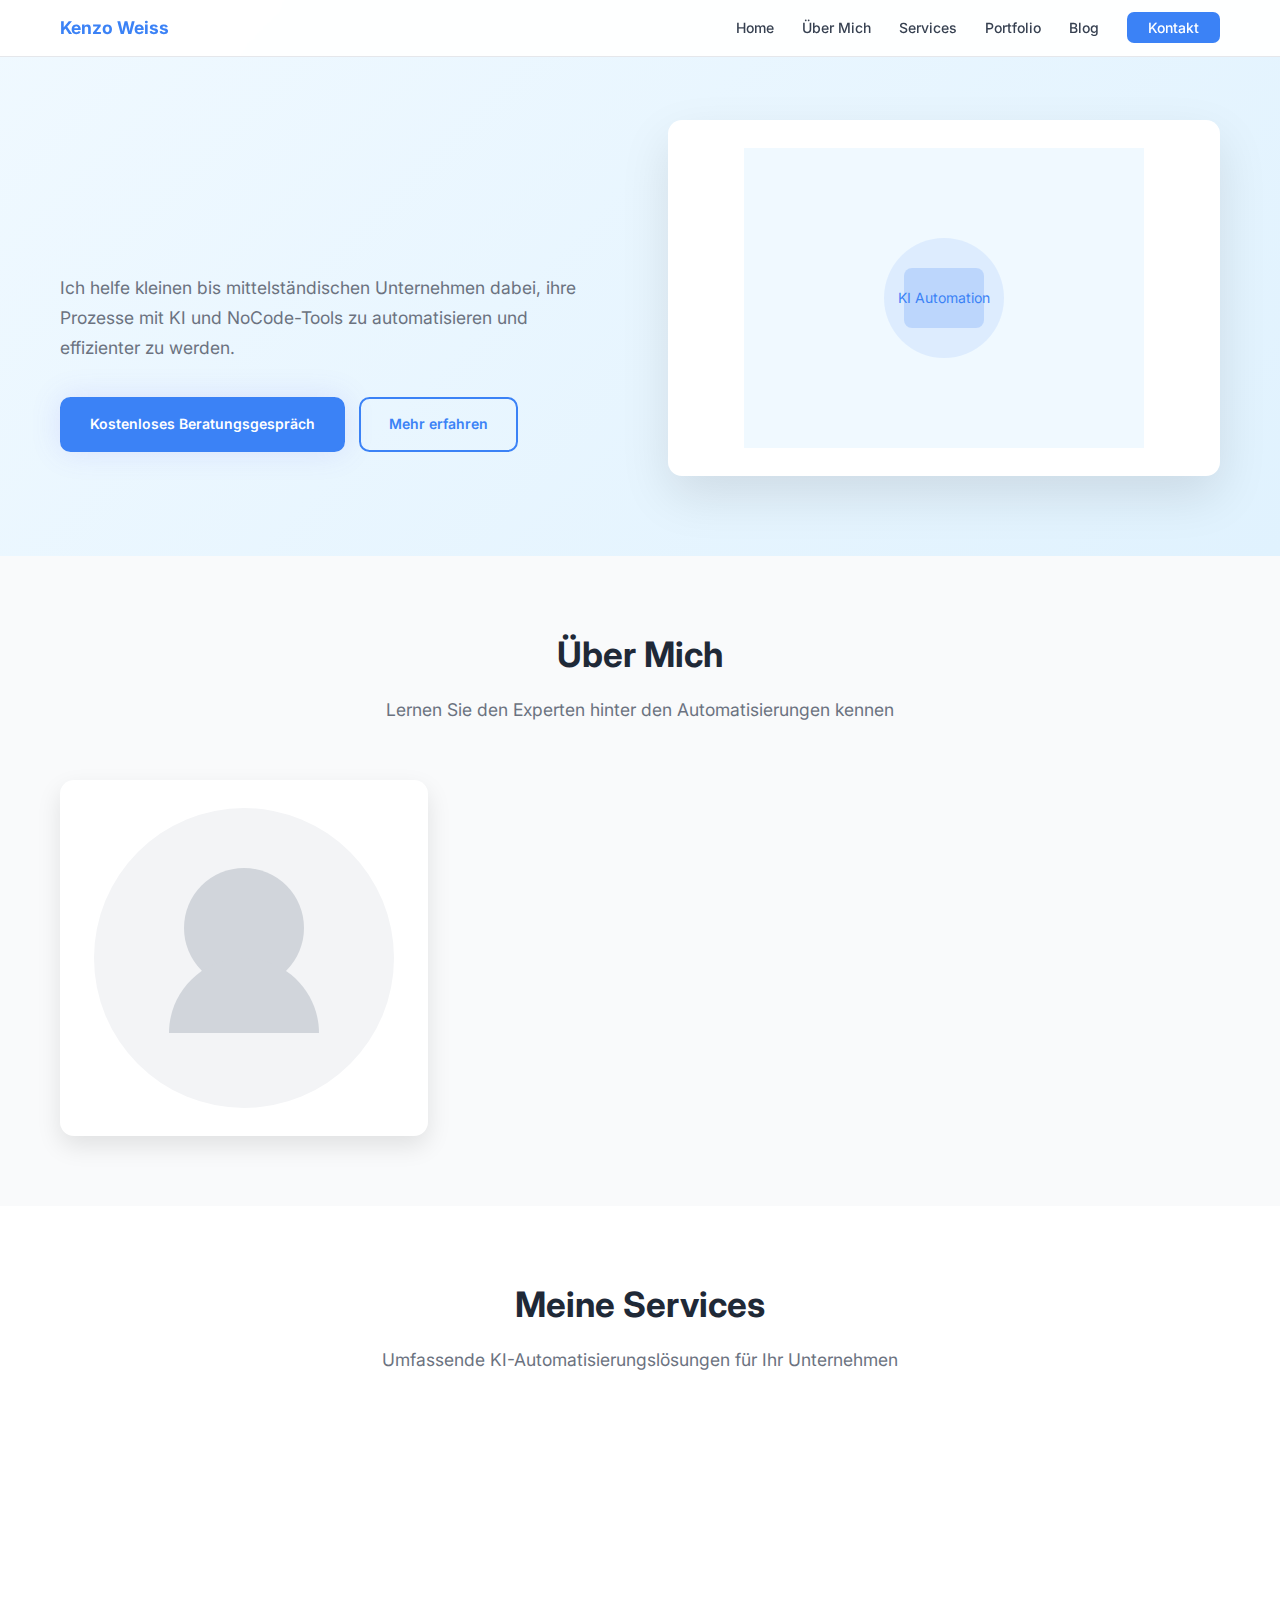
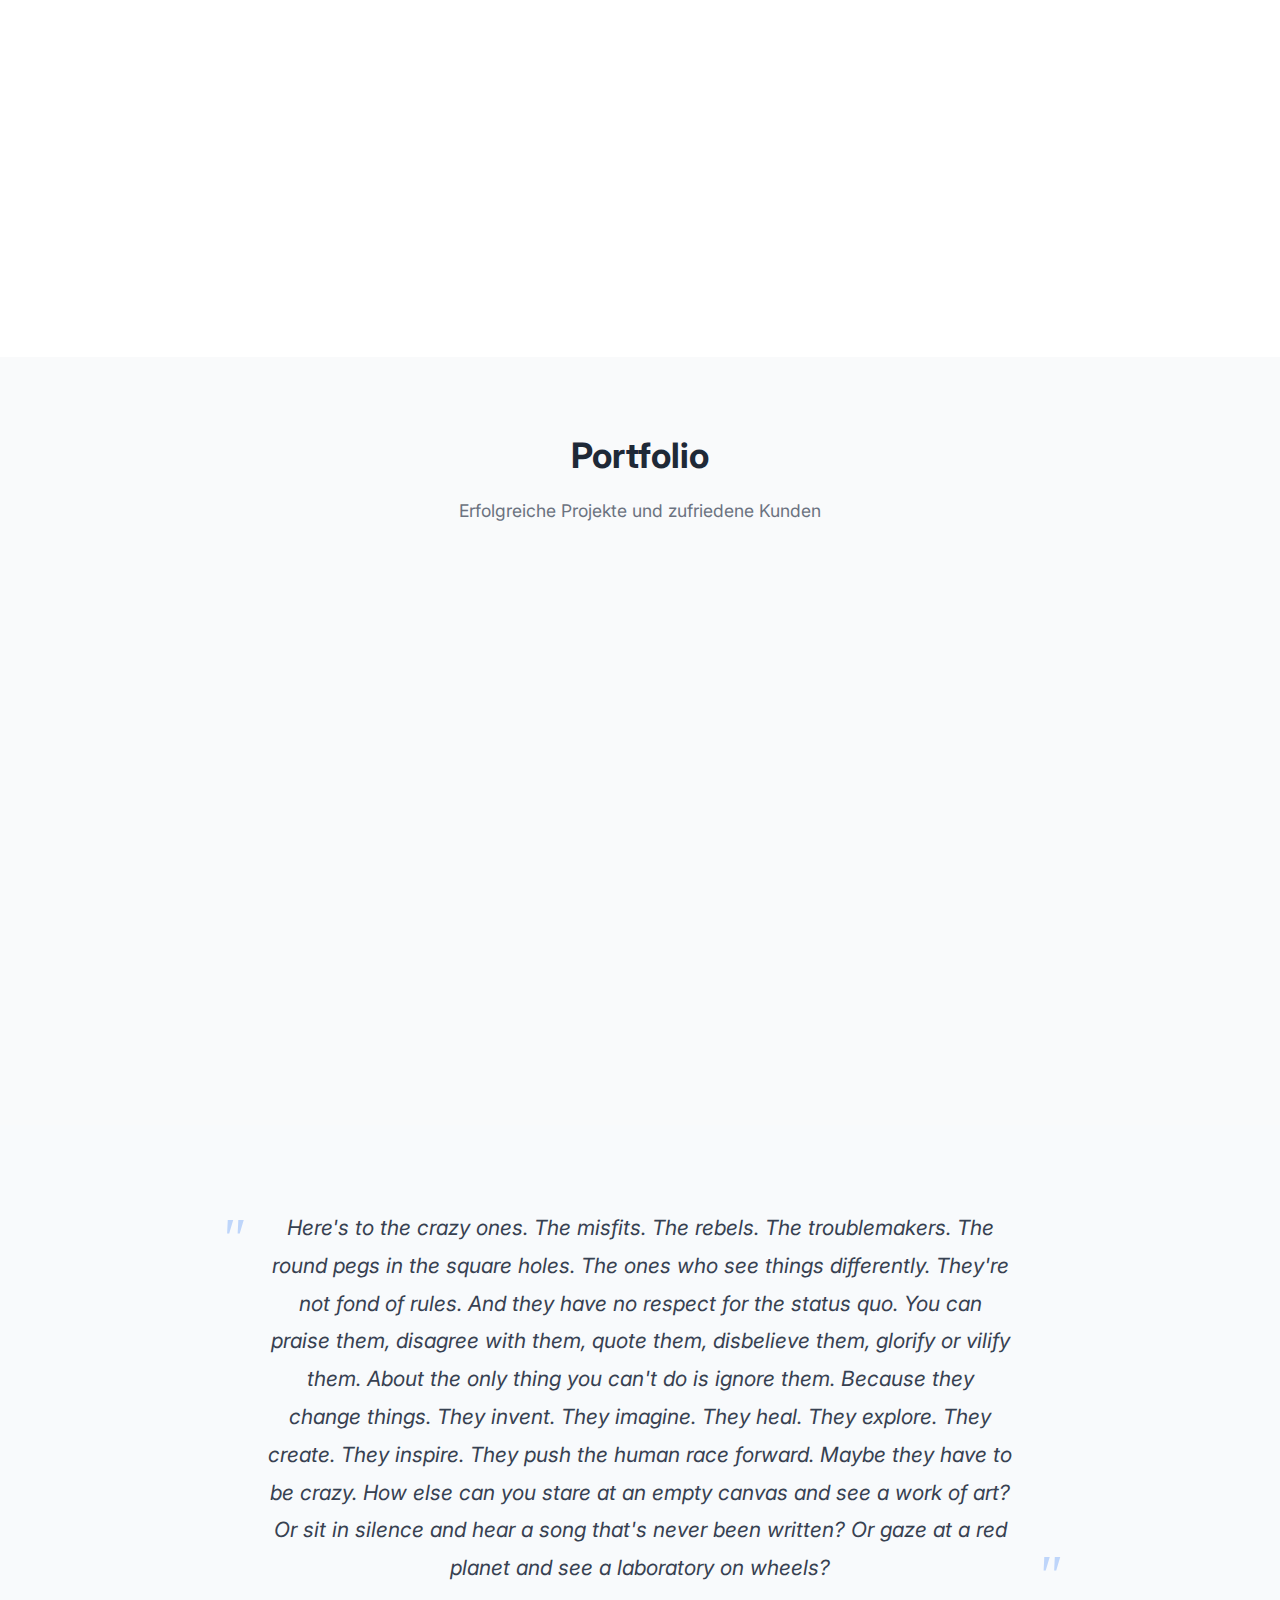
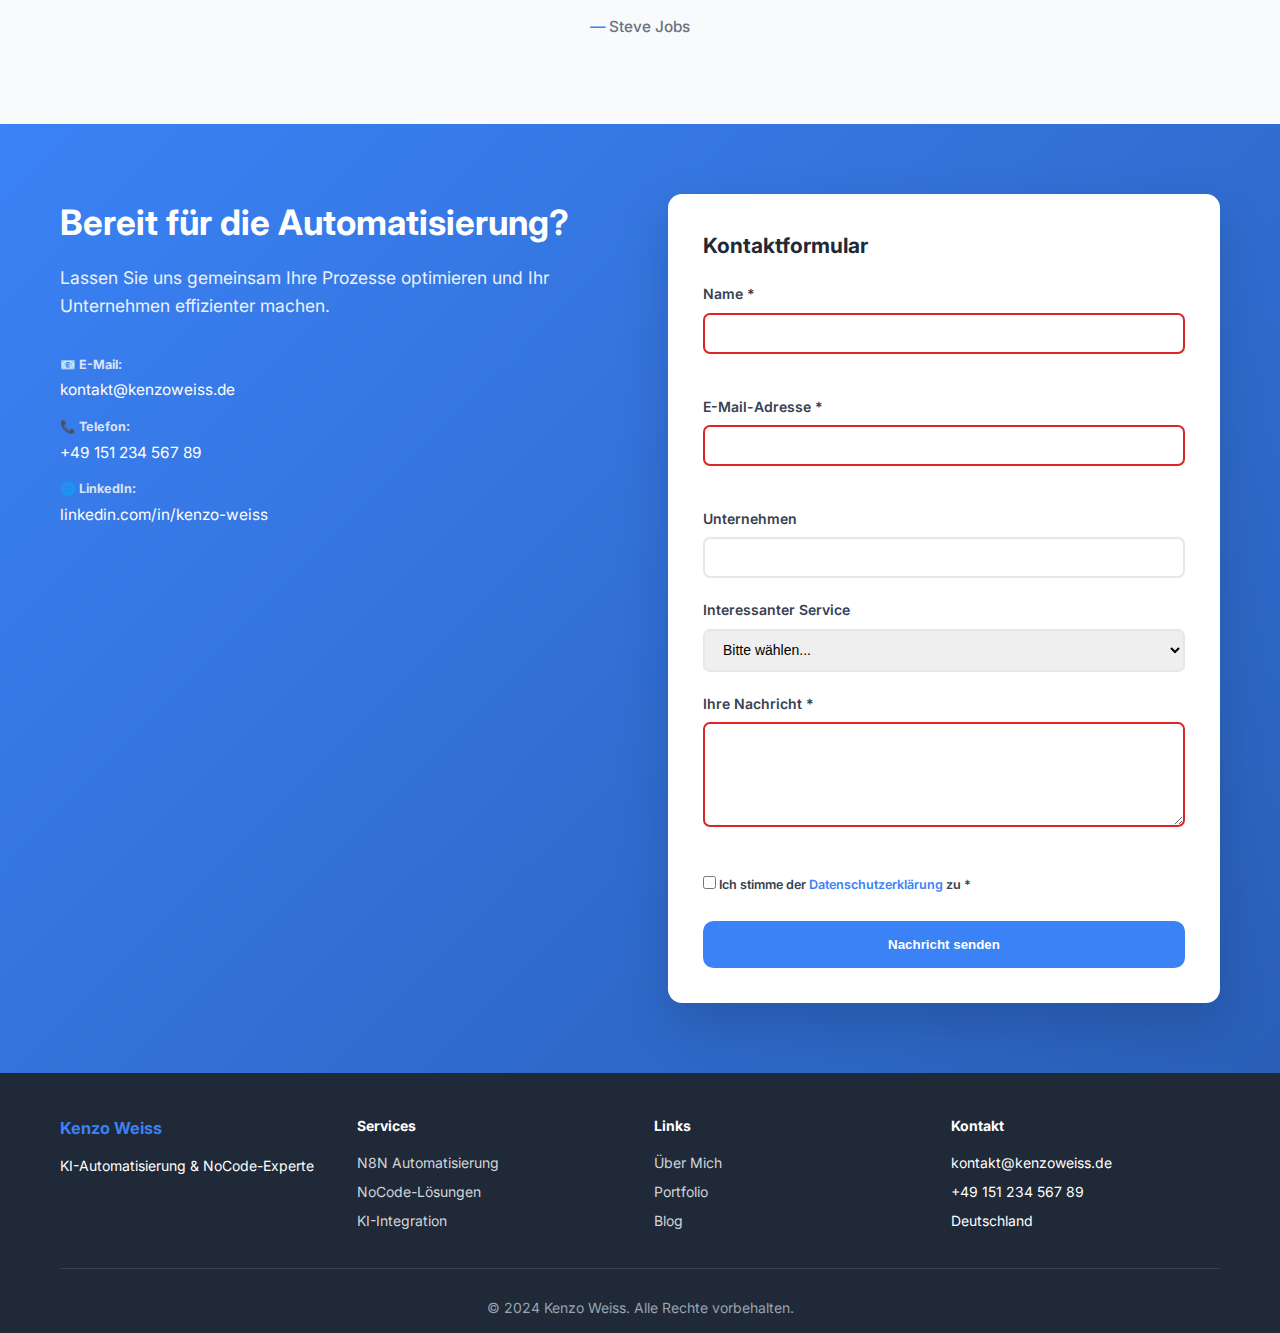
<file: index.html>
<!DOCTYPE html>
<html lang="de">
<head>
    <meta charset="UTF-8">
    <meta name="viewport" content="width=device-width, initial-scale=1.0">
    <title>Kenzo Weiss - KI-Automatisierung & NoCode-Lösungen für Unternehmen</title>
    <meta name="description" content="Experte für KI-Automatisierung & NoCode-Tools. N8N Workflows, ChatGPT Integration & Prozessoptimierung für kleine und mittelständische Unternehmen. Kostenloses Beratungsgespräch.">
    <meta name="keywords" content="KI-Automatisierung, N8N, NoCode, Workflow-Automatisierung, ChatGPT API, Prozessoptimierung, Unternehmen, Deutschland, Bubble, Airtable, Webflow">
    <meta name="author" content="Kenzo Weiss">
    <meta name="robots" content="index, follow">
    <link rel="canonical" href="https://kenzoweiss.de">
    
    <!-- Open Graph / Facebook -->
    <meta property="og:type" content="website">
    <meta property="og:url" content="https://kenzoweiss.de">
    <meta property="og:title" content="Kenzo Weiss - KI-Automatisierung für Unternehmen">
    <meta property="og:description" content="Experte für KI-Automatisierung & NoCode-Tools. N8N Workflows, ChatGPT Integration & Prozessoptimierung für KMU.">
    <meta property="og:image" content="https://kenzoweiss.de/og-image.jpg">
    <meta property="og:locale" content="de_DE">
    
    <!-- Twitter -->
    <meta property="twitter:card" content="summary_large_image">
    <meta property="twitter:url" content="https://kenzoweiss.de">
    <meta property="twitter:title" content="Kenzo Weiss - KI-Automatisierung für Unternehmen">
    <meta property="twitter:description" content="Experte für KI-Automatisierung & NoCode-Tools. N8N Workflows, ChatGPT Integration & Prozessoptimierung für KMU.">
    <meta property="twitter:image" content="https://kenzoweiss.de/og-image.jpg">
    
    <!-- Favicon -->
    <link rel="icon" type="image/svg+xml" href="/favicon.svg">
    <link rel="icon" type="image/x-icon" href="/favicon.ico">
    <link rel="apple-touch-icon" sizes="180x180" href="/favicon.svg">
    <link rel="stylesheet" href="globals.css">
    <link rel="stylesheet" href="styles.css">
    <link href="https://fonts.googleapis.com/css2?family=Inter:wght@300;400;600;700&display=swap" rel="stylesheet">
    
    <!-- Structured Data -->
    <script type="application/ld+json">
    {
        "@context": "https://schema.org",
        "@type": "ProfessionalService",
        "name": "Kenzo Weiss - KI-Automatisierung",
        "description": "Experte für KI-Automatisierung & NoCode-Tools. N8N Workflows, ChatGPT Integration & Prozessoptimierung für kleine und mittelständische Unternehmen.",
        "url": "https://kenzoweiss.de",
        "telephone": "+49-151-234-567-89",
        "email": "kontakt@kenzoweiss.de",
        "address": {
            "@type": "PostalAddress",
            "addressCountry": "DE"
        },
        "founder": {
            "@type": "Person",
            "name": "Kenzo Weiss",
            "jobTitle": "KI-Automatisierung & NoCode-Experte"
        },
        "serviceType": [
            "KI-Automatisierung",
            "NoCode-Lösungen", 
            "N8N Workflow-Automatisierung",
            "ChatGPT API Integration",
            "Prozessoptimierung"
        ],
        "areaServed": "Deutschland",
        "priceRange": "$$"
    }
    </script>
</head>
<body>
    <!-- Navigation -->
    <nav class="navbar" role="navigation" aria-label="Hauptnavigation">
        <div class="nav-container">
            <div class="nav-logo">
                <div class="logo-text">Kenzo Weiss</div>
            </div>
            <ul class="nav-menu" id="nav-menu">
                <li class="nav-item">
                    <a href="#home" class="nav-link">Home</a>
                </li>
                <li class="nav-item">
                    <a href="#about" class="nav-link">Über Mich</a>
                </li>
                <li class="nav-item">
                    <a href="#services" class="nav-link">Services</a>
                </li>
                <li class="nav-item">
                    <a href="#portfolio" class="nav-link">Portfolio</a>
                </li>
                <li class="nav-item">
                    <a href="blog.html" class="nav-link">Blog</a>
                </li>
                <li class="nav-item">
                    <a href="#contact" class="nav-link cta-button">Kontakt</a>
                </li>
            </ul>
            <button class="hamburger" aria-label="Menü öffnen" aria-expanded="false" aria-controls="nav-menu">
                <span class="bar"></span>
                <span class="bar"></span>
                <span class="bar"></span>
            </button>
        </div>
    </nav>

    <!-- Hero Section -->
    <section id="home" class="hero" role="banner" aria-labelledby="hero-title">
        <div class="hero-container">
            <div class="hero-content animate-fade-in">
                <h1 id="hero-title" class="hero-title gradient-text">KI-Automatisierung für Ihr Unternehmen</h1>
                <p class="hero-subtitle">Ich helfe kleinen bis mittelständischen Unternehmen dabei, ihre Prozesse mit KI und NoCode-Tools zu automatisieren und effizienter zu werden.</p>
                <div class="hero-buttons">
                    <a href="#contact" class="btn-primary shadow-glow">Kostenloses Beratungsgespräch</a>
                    <a href="#services" class="btn-secondary">Mehr erfahren</a>
                </div>
            </div>
            <div class="hero-image">
                <div class="hero-placeholder">
                    <svg width="400" height="300" viewBox="0 0 400 300" fill="none" xmlns="http://www.w3.org/2000/svg" role="img" aria-labelledby="hero-svg-title">
                        <title id="hero-svg-title">KI-Automatisierung Illustration</title>
                        <rect width="400" height="300" fill="#f0f9ff"/>
                        <circle cx="200" cy="150" r="60" fill="#3b82f6" opacity="0.1"/>
                        <rect x="160" y="120" width="80" height="60" rx="8" fill="#3b82f6" opacity="0.2"/>
                        <text x="200" y="155" text-anchor="middle" fill="#3b82f6" font-family="Inter" font-size="14">KI Automation</text>
                    </svg>
                </div>
            </div>
        </div>
    </section>

    <!-- About Section -->
    <section id="about" class="about" aria-labelledby="about-heading">
        <div class="container">
            <div class="section-header">
                <h2 id="about-heading">Über Mich</h2>
                <p>Lernen Sie den Experten hinter den Automatisierungen kennen</p>
            </div>
            <div class="about-content">
                <div class="about-image">
                    <div class="image-placeholder">
                        <svg width="300" height="300" viewBox="0 0 300 300" fill="none" xmlns="http://www.w3.org/2000/svg" role="img" aria-labelledby="profile-svg-title">
                            <title id="profile-svg-title">Profilbild Platzhalter von Kenzo Weiss</title>
                            <circle cx="150" cy="150" r="150" fill="#f3f4f6"/>
                            <circle cx="150" cy="120" r="60" fill="#d1d5db"/>
                            <path d="M75 225c0-41.4 33.6-75 75-75s75 33.6 75 75" fill="#d1d5db"/>
                        </svg>
                    </div>
                </div>
                <div class="about-text">
                    <h3>Hallo, ich bin Kenzo Weiss</h3>
                    <p>Als Experte für KI-Automatisierung und NoCode-Lösungen helfe ich Unternehmen dabei, ihre Arbeitsabläufe zu optimieren und Zeit sowie Ressourcen zu sparen.</p>
                    <p>Mit jahrelanger Erfahrung in der Entwicklung von automatisierten Workflows mit N8N und anderen NoCode-Tools bringe ich technische Expertise und praktisches Verständnis für Geschäftsprozesse mit.</p>
                    <div class="about-stats">
                        <div class="stat">
                            <h4>50+</h4>
                            <p>Erfolgreiche Projekte</p>
                        </div>
                        <div class="stat">
                            <h4>95%</h4>
                            <p>Effizienzsteigerung</p>
                        </div>
                        <div class="stat">
                            <h4>100%</h4>
                            <p>Kundenzufriedenheit</p>
                        </div>
                    </div>
                </div>
            </div>
        </div>
    </section>

    <!-- Services Section -->
    <section id="services" class="services">
        <div class="container">
            <div class="section-header">
                <h2>Meine Services</h2>
                <p>Umfassende KI-Automatisierungslösungen für Ihr Unternehmen</p>
            </div>
            <div class="services-grid">
                <div class="service-card animate-slide-up glass-effect">
                    <div class="service-icon">
                        <svg width="48" height="48" viewBox="0 0 48 48" fill="none" xmlns="http://www.w3.org/2000/svg" role="img" aria-labelledby="n8n-icon-title">
                            <title id="n8n-icon-title">N8N Workflow-Automatisierung Icon</title>
                            <rect width="48" height="48" rx="12" fill="#3b82f6" opacity="0.1"/>
                            <path d="M24 12L32 20H28V32H20V20H16L24 12Z" fill="#3b82f6"/>
                        </svg>
                    </div>
                    <h3>N8N Workflow-Automatisierung</h3>
                    <p>Erstelle maßgeschneiderte Workflows mit N8N, um repetitive Aufgaben zu automatisieren und Ihre Produktivität zu steigern.</p>
                    <ul>
                        <li>E-Mail-Automatisierung</li>
                        <li>Datenverarbeitung</li>
                        <li>API-Integrationen</li>
                        <li>Social Media Automation</li>
                    </ul>
                </div>
                <div class="service-card">
                    <div class="service-icon">
                        <svg width="48" height="48" viewBox="0 0 48 48" fill="none" xmlns="http://www.w3.org/2000/svg" role="img" aria-labelledby="nocode-icon-title">
                            <title id="nocode-icon-title">NoCode-Lösungen Icon</title>
                            <rect width="48" height="48" rx="12" fill="#10b981" opacity="0.1"/>
                            <path d="M12 24C12 17.4 17.4 12 24 12C30.6 12 36 17.4 36 24C36 30.6 30.6 36 24 36C17.4 36 12 30.6 12 24ZM24 16C19.6 16 16 19.6 16 24C16 28.4 19.6 32 24 32C28.4 32 32 28.4 32 24C32 19.6 28.4 16 24 16Z" fill="#10b981"/>
                            <circle cx="24" cy="24" r="4" fill="#10b981"/>
                        </svg>
                    </div>
                    <h3>NoCode-Lösungen</h3>
                    <p>Entwicklung von leistungsstarken Anwendungen ohne traditionelle Programmierung mit modernen NoCode-Plattformen.</p>
                    <ul>
                        <li>Web-Apps mit Bubble</li>
                        <li>Datenbanken mit Airtable</li>
                        <li>Formulare mit Typeform</li>
                        <li>Landing Pages mit Webflow</li>
                    </ul>
                </div>
                <div class="service-card">
                    <div class="service-icon">
                        <svg width="48" height="48" viewBox="0 0 48 48" fill="none" xmlns="http://www.w3.org/2000/svg" role="img" aria-labelledby="ai-icon-title">
                            <title id="ai-icon-title">KI-Integration & Beratung Icon</title>
                            <rect width="48" height="48" rx="12" fill="#f59e0b" opacity="0.1"/>
                            <path d="M20 16H28C30.2 16 32 17.8 32 20V28C32 30.2 30.2 32 28 32H20C17.8 32 16 30.2 16 28V20C16 17.8 17.8 16 20 16Z" fill="#f59e0b"/>
                            <path d="M22 20V28M26 20V28M20 22H28M20 26H28" stroke="#f59e0b" stroke-width="2"/>
                        </svg>
                    </div>
                    <h3>KI-Integration & Beratung</h3>
                    <p>Strategische Beratung und Implementierung von KI-Tools zur Optimierung Ihrer Geschäftsprozesse.</p>
                    <ul>
                        <li>ChatGPT API Integration</li>
                        <li>Automatische Texterstellung</li>
                        <li>Datenanalyse mit KI</li>
                        <li>Prozessoptimierung</li>
                    </ul>
                </div>
            </div>
        </div>
    </section>

    <!-- Portfolio Section -->
    <section id="portfolio" class="portfolio">
        <div class="container">
            <div class="section-header">
                <h2>Portfolio</h2>
                <p>Erfolgreiche Projekte und zufriedene Kunden</p>
            </div>
            <div class="portfolio-grid">
                <div class="portfolio-item">
                    <div class="portfolio-image">
                        <div class="image-placeholder">
                            <svg width="100%" height="200" viewBox="0 0 300 200" fill="none" xmlns="http://www.w3.org/2000/svg" role="img" aria-labelledby="ecommerce-project-title">
                                <title id="ecommerce-project-title">E-Commerce Automatisierung Projekt Screenshot</title>
                                <rect width="300" height="200" fill="#f3f4f6"/>
                                <rect x="20" y="20" width="260" height="160" rx="8" fill="#e5e7eb"/>
                                <text x="150" y="105" text-anchor="middle" fill="#6b7280" font-family="Inter">E-Commerce Automation</text>
                            </svg>
                        </div>
                    </div>
                    <div class="portfolio-content">
                        <h3>E-Commerce Automatisierung</h3>
                        <p>Vollständige Automatisierung des Bestellprozesses für einen Online-Shop mit 300% Effizienzsteigerung.</p>
                        <div class="portfolio-tags">
                            <span class="tag">N8N</span>
                            <span class="tag">Shopify</span>
                            <span class="tag">E-Mail</span>
                        </div>
                    </div>
                </div>
                <div class="portfolio-item">
                    <div class="portfolio-image">
                        <div class="image-placeholder">
                            <svg width="100%" height="200" viewBox="0 0 300 200" fill="none" xmlns="http://www.w3.org/2000/svg" role="img" aria-labelledby="crm-project-title">
                                <title id="crm-project-title">CRM-Integration Projekt Screenshot</title>
                                <rect width="300" height="200" fill="#f3f4f6"/>
                                <rect x="20" y="20" width="260" height="160" rx="8" fill="#e5e7eb"/>
                                <text x="150" y="105" text-anchor="middle" fill="#6b7280" font-family="Inter">CRM Integration</text>
                            </svg>
                        </div>
                    </div>
                    <div class="portfolio-content">
                        <h3>CRM-Integration</h3>
                        <p>Nahtlose Integration verschiedener Tools in ein einheitliches CRM-System für bessere Kundenbetreuung.</p>
                        <div class="portfolio-tags">
                            <span class="tag">HubSpot</span>
                            <span class="tag">Zapier</span>
                            <span class="tag">NoCode</span>
                        </div>
                    </div>
                </div>
                <div class="portfolio-item">
                    <div class="portfolio-image">
                        <div class="image-placeholder">
                            <svg width="100%" height="200" viewBox="0 0 300 200" fill="none" xmlns="http://www.w3.org/2000/svg" role="img" aria-labelledby="content-project-title">
                                <title id="content-project-title">Content-Automatisierung Projekt Screenshot</title>
                                <rect width="300" height="200" fill="#f3f4f6"/>
                                <rect x="20" y="20" width="260" height="160" rx="8" fill="#e5e7eb"/>
                                <text x="150" y="105" text-anchor="middle" fill="#6b7280" font-family="Inter">Content Automation</text>
                            </svg>
                        </div>
                    </div>
                    <div class="portfolio-content">
                        <h3>Content-Automatisierung</h3>
                        <p>KI-gestützte Content-Erstellung und automatische Veröffentlichung auf verschiedenen Plattformen.</p>
                        <div class="portfolio-tags">
                            <span class="tag">ChatGPT</span>
                            <span class="tag">Social Media</span>
                            <span class="tag">KI</span>
                        </div>
                    </div>
                </div>
            </div>
        </div>
    </section>

    <!-- Quote Section -->
    <section class="quote-section">
        <div class="quote-container">
            <p class="quote-text">
                Here's to the crazy ones. The misfits. The rebels. The troublemakers. 
                The round pegs in the square holes. The ones who see things differently. 
                They're not fond of rules. And they have no respect for the status quo. 
                You can praise them, disagree with them, quote them, disbelieve them, 
                glorify or vilify them. About the only thing you can't do is ignore them. 
                Because they change things. They invent. They imagine. They heal. 
                They explore. They create. They inspire. They push the human race forward. 
                Maybe they have to be crazy. How else can you stare at an empty canvas and 
                see a work of art? Or sit in silence and hear a song that's never been 
                written? Or gaze at a red planet and see a laboratory on wheels?
            </p>
            <p class="quote-author">Steve Jobs</p>
        </div>
    </section>

    <!-- Contact Section -->
    <section id="contact" class="contact-section">
        <div class="container">
            <div class="contact-content">
                <div class="contact-info-section">
                    <h2>Bereit für die Automatisierung?</h2>
                    <p>Lassen Sie uns gemeinsam Ihre Prozesse optimieren und Ihr Unternehmen effizienter machen.</p>
                    <div class="contact-methods">
                        <div class="contact-method">
                            <strong>📧 E-Mail:</strong>
                            <a href="mailto:kontakt@kenzoweiss.de">kontakt@kenzoweiss.de</a>
                        </div>
                        <div class="contact-method">
                            <strong>📞 Telefon:</strong>
                            <a href="tel:+4915123456789">+49 151 234 567 89</a>
                        </div>
                        <div class="contact-method">
                            <strong>🌐 LinkedIn:</strong>
                            <a href="https://linkedin.com/in/kenzo-weiss" target="_blank" rel="noopener">linkedin.com/in/kenzo-weiss</a>
                        </div>
                    </div>
                </div>
                
                <div class="contact-form-section">
                    <h3>Kontaktformular</h3>
                    <form class="contact-form" id="contactForm" novalidate>
                        <div class="form-group">
                            <label for="name">Name *</label>
                            <input type="text" id="name" name="name" required aria-describedby="name-error">
                            <div class="error-message" id="name-error"></div>
                        </div>
                        
                        <div class="form-group">
                            <label for="email">E-Mail-Adresse *</label>
                            <input type="email" id="email" name="email" required aria-describedby="email-error">
                            <div class="error-message" id="email-error"></div>
                        </div>
                        
                        <div class="form-group">
                            <label for="company">Unternehmen</label>
                            <input type="text" id="company" name="company">
                        </div>
                        
                        <div class="form-group">
                            <label for="service">Interessanter Service</label>
                            <select id="service" name="service">
                                <option value="">Bitte wählen...</option>
                                <option value="n8n">N8N Workflow-Automatisierung</option>
                                <option value="nocode">NoCode-Lösungen</option>
                                <option value="ki">KI-Integration & Beratung</option>
                                <option value="beratung">Allgemeine Beratung</option>
                            </select>
                        </div>
                        
                        <div class="form-group">
                            <label for="message">Ihre Nachricht *</label>
                            <textarea id="message" name="message" rows="5" required aria-describedby="message-error"></textarea>
                            <div class="error-message" id="message-error"></div>
                        </div>
                        
                        <div class="form-group checkbox-group">
                            <label class="checkbox-label">
                                <input type="checkbox" id="privacy" name="privacy" required aria-describedby="privacy-error">
                                <span class="checkmark"></span>
                                Ich stimme der <a href="#" target="_blank">Datenschutzerklärung</a> zu *
                            </label>
                            <div class="error-message" id="privacy-error"></div>
                        </div>
                        
                        <button type="submit" class="btn-primary submit-btn">
                            <span class="btn-text">Nachricht senden</span>
                            <span class="btn-spinner" style="display: none;">Wird gesendet...</span>
                        </button>
                    </form>
                </div>
            </div>
        </div>
    </section>

    <!-- Footer -->
    <footer class="footer">
        <div class="container">
            <div class="footer-content">
                <div class="footer-section">
                    <h3>Kenzo Weiss</h3>
                    <p>KI-Automatisierung & NoCode-Experte</p>
                </div>
                <div class="footer-section">
                    <h4>Services</h4>
                    <ul>
                        <li><a href="#services">N8N Automatisierung</a></li>
                        <li><a href="#services">NoCode-Lösungen</a></li>
                        <li><a href="#services">KI-Integration</a></li>
                    </ul>
                </div>
                <div class="footer-section">
                    <h4>Links</h4>
                    <ul>
                        <li><a href="#about">Über Mich</a></li>
                        <li><a href="#portfolio">Portfolio</a></li>
                        <li><a href="blog.html">Blog</a></li>
                    </ul>
                </div>
                <div class="footer-section">
                    <h4>Kontakt</h4>
                    <ul>
                        <li>kontakt@kenzoweiss.de</li>
                        <li>+49 151 234 567 89</li>
                        <li>Deutschland</li>
                    </ul>
                </div>
            </div>
            <div class="footer-bottom">
                <p>&copy; 2024 Kenzo Weiss. Alle Rechte vorbehalten.</p>
            </div>
        </div>
    </footer>

    <script src="script.js"></script>
</body>
</html>
</file>
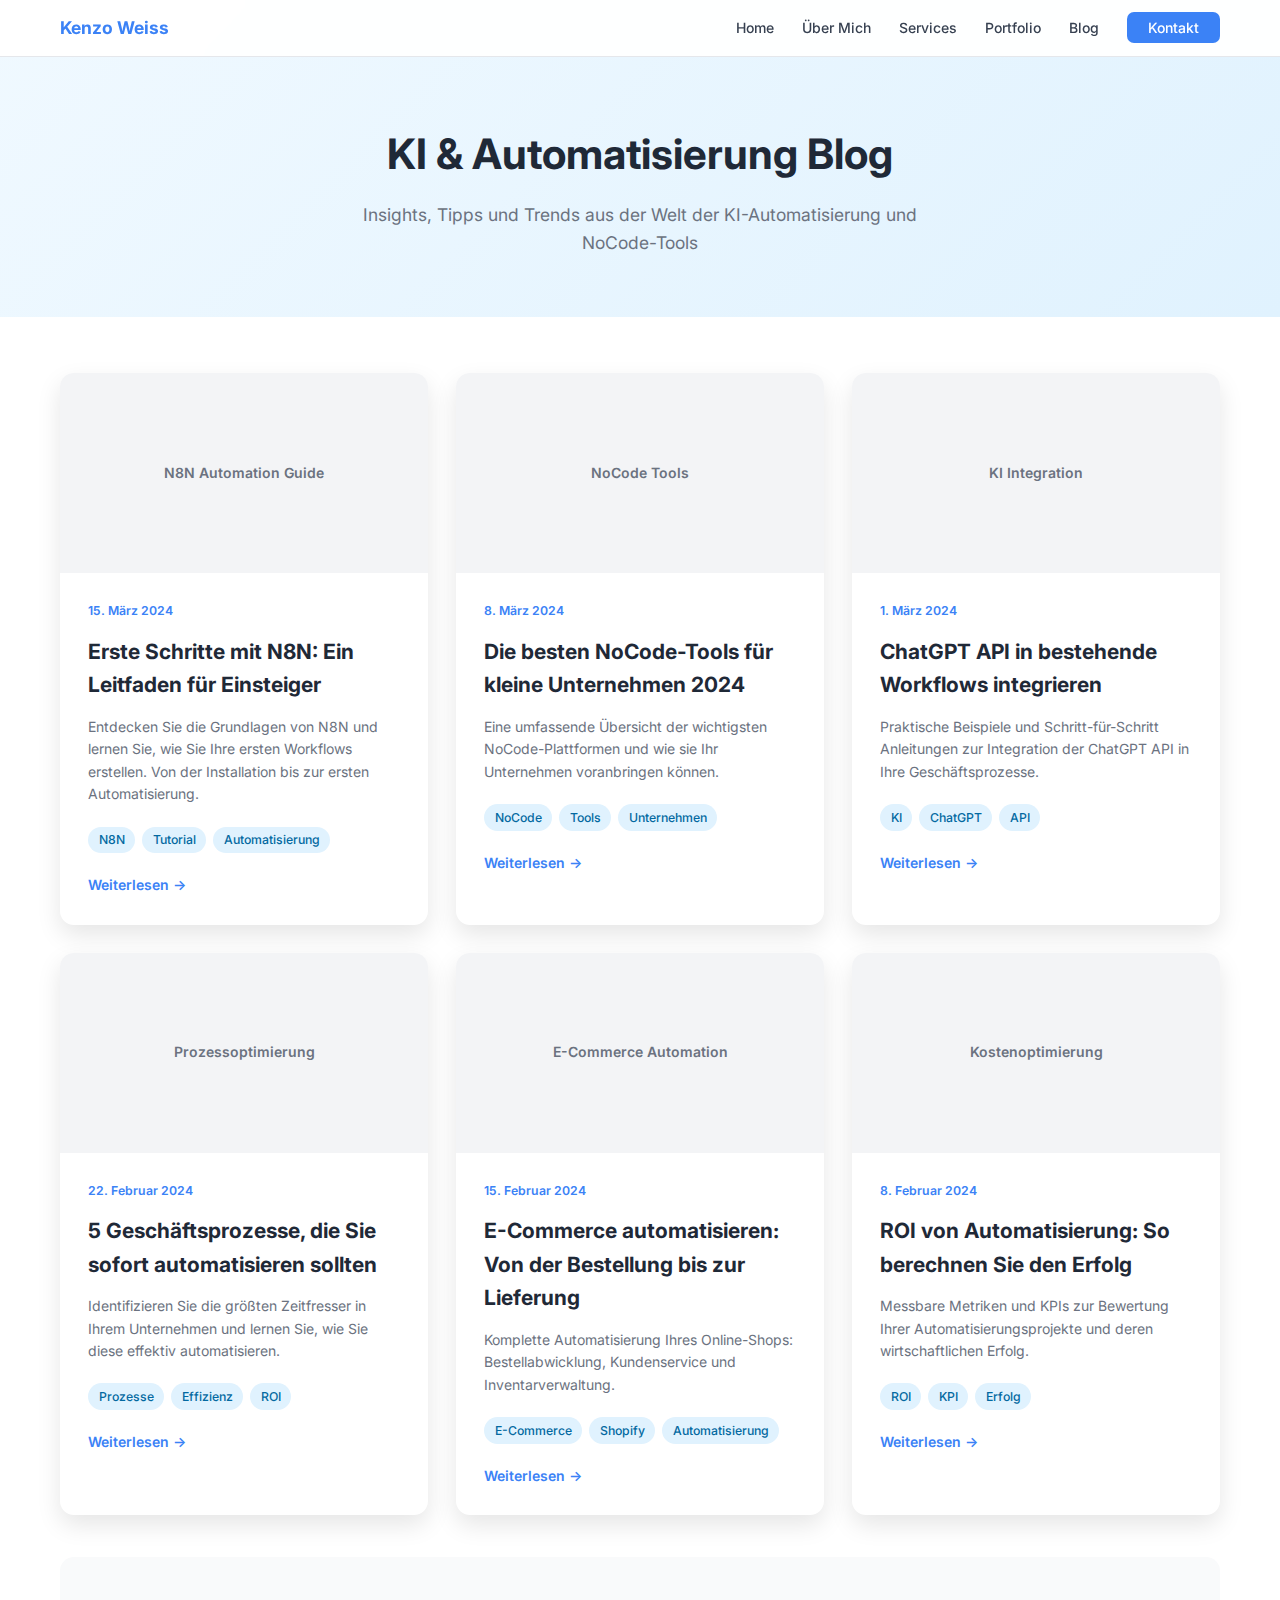
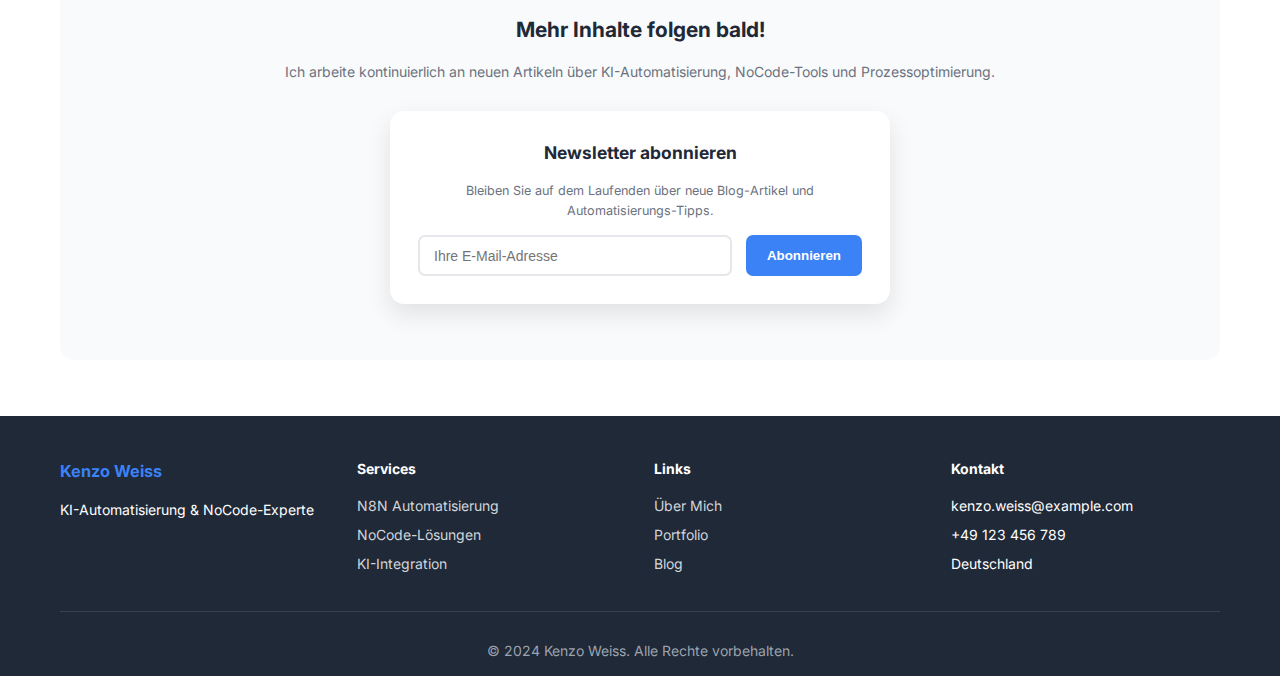
<file: blog.html>
<!DOCTYPE html>
<html lang="de">
<head>
    <meta charset="UTF-8">
    <meta name="viewport" content="width=device-width, initial-scale=1.0">
    <title>Blog - KI-Automatisierung & NoCode Insights | Kenzo Weiss</title>
    <meta name="description" content="Expertenwissen zu KI-Automatisierung, N8N Workflows und NoCode-Tools. Praktische Tipps und Tutorials für Unternehmen von KI-Experte Kenzo Weiss.">
    <meta name="keywords" content="KI-Automatisierung Blog, N8N Tutorial, NoCode Blog, Prozessoptimierung, ChatGPT Integration, Workflow-Automatisierung">
    
    <!-- Favicon -->
    <link rel="icon" type="image/svg+xml" href="/favicon.svg">
    <link rel="icon" type="image/x-icon" href="/favicon.ico">
    <link rel="stylesheet" href="globals.css">
    <link rel="stylesheet" href="styles.css">
    <link href="https://fonts.googleapis.com/css2?family=Inter:wght@300;400;600;700&display=swap" rel="stylesheet">
    <style>
        .blog-header {
            padding: 120px 0 60px;
            background: linear-gradient(135deg, #f0f9ff 0%, #e0f2fe 100%);
            text-align: center;
        }

        .blog-header h1 {
            font-size: 3rem;
            font-weight: 700;
            margin-bottom: 1rem;
            color: #1f2937;
        }

        .blog-header p {
            font-size: 1.25rem;
            color: #6b7280;
            max-width: 600px;
            margin: 0 auto;
        }

        .blog-content {
            padding: 4rem 0;
        }

        .blog-grid {
            display: grid;
            grid-template-columns: repeat(auto-fit, minmax(350px, 1fr));
            gap: 2rem;
            margin-bottom: 3rem;
        }

        .blog-card {
            background: white;
            border-radius: 1rem;
            overflow: hidden;
            box-shadow: 0 10px 25px rgba(0, 0, 0, 0.1);
            transition: transform 0.3s ease, box-shadow 0.3s ease;
        }

        .blog-card:hover {
            transform: translateY(-5px);
            box-shadow: 0 20px 40px rgba(0, 0, 0, 0.15);
        }

        .blog-image {
            height: 200px;
            background: #f3f4f6;
            display: flex;
            align-items: center;
            justify-content: center;
            color: #6b7280;
            font-weight: 600;
        }

        .blog-card-content {
            padding: 2rem;
        }

        .blog-date {
            color: #3b82f6;
            font-size: 0.875rem;
            font-weight: 600;
            margin-bottom: 1rem;
        }

        .blog-card h3 {
            font-size: 1.5rem;
            font-weight: 700;
            margin-bottom: 1rem;
            color: #1f2937;
        }

        .blog-excerpt {
            color: #6b7280;
            line-height: 1.6;
            margin-bottom: 1.5rem;
        }

        .blog-tags {
            display: flex;
            gap: 0.5rem;
            flex-wrap: wrap;
            margin-bottom: 1.5rem;
        }

        .blog-tag {
            background: #e0f2fe;
            color: #0369a1;
            padding: 0.25rem 0.75rem;
            border-radius: 1rem;
            font-size: 0.875rem;
            font-weight: 500;
        }

        .read-more {
            color: #3b82f6;
            text-decoration: none;
            font-weight: 600;
            transition: color 0.3s ease;
        }

        .read-more:hover {
            color: #2563eb;
        }

        .coming-soon {
            text-align: center;
            padding: 4rem 2rem;
            background: #f9fafb;
            border-radius: 1rem;
            margin-top: 2rem;
        }

        .coming-soon h3 {
            font-size: 1.5rem;
            color: #1f2937;
            margin-bottom: 1rem;
        }

        .coming-soon p {
            color: #6b7280;
            margin-bottom: 2rem;
        }

        .newsletter {
            background: white;
            padding: 2rem;
            border-radius: 1rem;
            box-shadow: 0 10px 25px rgba(0, 0, 0, 0.1);
            max-width: 500px;
            margin: 0 auto;
        }

        .newsletter h4 {
            font-size: 1.25rem;
            margin-bottom: 1rem;
            color: #1f2937;
        }

        .newsletter-form {
            display: flex;
            gap: 1rem;
        }

        .newsletter input {
            flex: 1;
            padding: 0.75rem 1rem;
            border: 2px solid #e5e7eb;
            border-radius: 0.5rem;
            font-size: 1rem;
        }

        .newsletter input:focus {
            outline: none;
            border-color: #3b82f6;
        }

        .newsletter button {
            padding: 0.75rem 1.5rem;
            background: #3b82f6;
            color: white;
            border: none;
            border-radius: 0.5rem;
            font-weight: 600;
            cursor: pointer;
            transition: background 0.3s ease;
        }

        .newsletter button:hover {
            background: #2563eb;
        }

        @media (max-width: 768px) {
            .blog-header h1 {
                font-size: 2.5rem;
            }
            
            .blog-grid {
                grid-template-columns: 1fr;
            }

            .newsletter-form {
                flex-direction: column;
            }
        }
    </style>
</head>
<body>
    <!-- Navigation -->
    <nav class="navbar">
        <div class="nav-container">
            <div class="nav-logo">
                <div class="logo-text">Kenzo Weiss</div>
            </div>
            <ul class="nav-menu">
                <li class="nav-item">
                    <a href="index.html" class="nav-link">Home</a>
                </li>
                <li class="nav-item">
                    <a href="index.html#about" class="nav-link">Über Mich</a>
                </li>
                <li class="nav-item">
                    <a href="index.html#services" class="nav-link">Services</a>
                </li>
                <li class="nav-item">
                    <a href="index.html#portfolio" class="nav-link">Portfolio</a>
                </li>
                <li class="nav-item">
                    <a href="blog.html" class="nav-link">Blog</a>
                </li>
                <li class="nav-item">
                    <a href="index.html#contact" class="nav-link cta-button">Kontakt</a>
                </li>
            </ul>
            <div class="hamburger">
                <span class="bar"></span>
                <span class="bar"></span>
                <span class="bar"></span>
            </div>
        </div>
    </nav>

    <!-- Blog Header -->
    <section class="blog-header">
        <div class="container">
            <h1>KI & Automatisierung Blog</h1>
            <p>Insights, Tipps und Trends aus der Welt der KI-Automatisierung und NoCode-Tools</p>
        </div>
    </section>

    <!-- Blog Content -->
    <section class="blog-content">
        <div class="container">
            <div class="blog-grid">
                <!-- Blog Post 1 -->
                <article class="blog-card">
                    <div class="blog-image">
                        <span>N8N Automation Guide</span>
                    </div>
                    <div class="blog-card-content">
                        <div class="blog-date">15. März 2024</div>
                        <h3>Erste Schritte mit N8N: Ein Leitfaden für Einsteiger</h3>
                        <p class="blog-excerpt">Entdecken Sie die Grundlagen von N8N und lernen Sie, wie Sie Ihre ersten Workflows erstellen. Von der Installation bis zur ersten Automatisierung.</p>
                        <div class="blog-tags">
                            <span class="blog-tag">N8N</span>
                            <span class="blog-tag">Tutorial</span>
                            <span class="blog-tag">Automatisierung</span>
                        </div>
                        <a href="#" class="read-more">Weiterlesen →</a>
                    </div>
                </article>

                <!-- Blog Post 2 -->
                <article class="blog-card">
                    <div class="blog-image">
                        <span>NoCode Tools</span>
                    </div>
                    <div class="blog-card-content">
                        <div class="blog-date">8. März 2024</div>
                        <h3>Die besten NoCode-Tools für kleine Unternehmen 2024</h3>
                        <p class="blog-excerpt">Eine umfassende Übersicht der wichtigsten NoCode-Plattformen und wie sie Ihr Unternehmen voranbringen können.</p>
                        <div class="blog-tags">
                            <span class="blog-tag">NoCode</span>
                            <span class="blog-tag">Tools</span>
                            <span class="blog-tag">Unternehmen</span>
                        </div>
                        <a href="#" class="read-more">Weiterlesen →</a>
                    </div>
                </article>

                <!-- Blog Post 3 -->
                <article class="blog-card">
                    <div class="blog-image">
                        <span>KI Integration</span>
                    </div>
                    <div class="blog-card-content">
                        <div class="blog-date">1. März 2024</div>
                        <h3>ChatGPT API in bestehende Workflows integrieren</h3>
                        <p class="blog-excerpt">Praktische Beispiele und Schritt-für-Schritt Anleitungen zur Integration der ChatGPT API in Ihre Geschäftsprozesse.</p>
                        <div class="blog-tags">
                            <span class="blog-tag">KI</span>
                            <span class="blog-tag">ChatGPT</span>
                            <span class="blog-tag">API</span>
                        </div>
                        <a href="#" class="read-more">Weiterlesen →</a>
                    </div>
                </article>

                <!-- Blog Post 4 -->
                <article class="blog-card">
                    <div class="blog-image">
                        <span>Prozessoptimierung</span>
                    </div>
                    <div class="blog-card-content">
                        <div class="blog-date">22. Februar 2024</div>
                        <h3>5 Geschäftsprozesse, die Sie sofort automatisieren sollten</h3>
                        <p class="blog-excerpt">Identifizieren Sie die größten Zeitfresser in Ihrem Unternehmen und lernen Sie, wie Sie diese effektiv automatisieren.</p>
                        <div class="blog-tags">
                            <span class="blog-tag">Prozesse</span>
                            <span class="blog-tag">Effizienz</span>
                            <span class="blog-tag">ROI</span>
                        </div>
                        <a href="#" class="read-more">Weiterlesen →</a>
                    </div>
                </article>

                <!-- Blog Post 5 -->
                <article class="blog-card">
                    <div class="blog-image">
                        <span>E-Commerce Automation</span>
                    </div>
                    <div class="blog-card-content">
                        <div class="blog-date">15. Februar 2024</div>
                        <h3>E-Commerce automatisieren: Von der Bestellung bis zur Lieferung</h3>
                        <p class="blog-excerpt">Komplette Automatisierung Ihres Online-Shops: Bestellabwicklung, Kundenservice und Inventarverwaltung.</p>
                        <div class="blog-tags">
                            <span class="blog-tag">E-Commerce</span>
                            <span class="blog-tag">Shopify</span>
                            <span class="blog-tag">Automatisierung</span>
                        </div>
                        <a href="#" class="read-more">Weiterlesen →</a>
                    </div>
                </article>

                <!-- Blog Post 6 -->
                <article class="blog-card">
                    <div class="blog-image">
                        <span>Kostenoptimierung</span>
                    </div>
                    <div class="blog-card-content">
                        <div class="blog-date">8. Februar 2024</div>
                        <h3>ROI von Automatisierung: So berechnen Sie den Erfolg</h3>
                        <p class="blog-excerpt">Messbare Metriken und KPIs zur Bewertung Ihrer Automatisierungsprojekte und deren wirtschaftlichen Erfolg.</p>
                        <div class="blog-tags">
                            <span class="blog-tag">ROI</span>
                            <span class="blog-tag">KPI</span>
                            <span class="blog-tag">Erfolg</span>
                        </div>
                        <a href="#" class="read-more">Weiterlesen →</a>
                    </div>
                </article>
            </div>

            <!-- Coming Soon Section -->
            <div class="coming-soon">
                <h3>Mehr Inhalte folgen bald!</h3>
                <p>Ich arbeite kontinuierlich an neuen Artikeln über KI-Automatisierung, NoCode-Tools und Prozessoptimierung.</p>
                
                <div class="newsletter">
                    <h4>Newsletter abonnieren</h4>
                    <p style="margin-bottom: 1rem; font-size: 0.9rem;">Bleiben Sie auf dem Laufenden über neue Blog-Artikel und Automatisierungs-Tipps.</p>
                    <form class="newsletter-form" onsubmit="handleNewsletterSignup(event)">
                        <input type="email" placeholder="Ihre E-Mail-Adresse" required>
                        <button type="submit">Abonnieren</button>
                    </form>
                </div>
            </div>
        </div>
    </section>

    <!-- Footer -->
    <footer class="footer">
        <div class="container">
            <div class="footer-content">
                <div class="footer-section">
                    <h3>Kenzo Weiss</h3>
                    <p>KI-Automatisierung & NoCode-Experte</p>
                </div>
                <div class="footer-section">
                    <h4>Services</h4>
                    <ul>
                        <li><a href="index.html#services">N8N Automatisierung</a></li>
                        <li><a href="index.html#services">NoCode-Lösungen</a></li>
                        <li><a href="index.html#services">KI-Integration</a></li>
                    </ul>
                </div>
                <div class="footer-section">
                    <h4>Links</h4>
                    <ul>
                        <li><a href="index.html#about">Über Mich</a></li>
                        <li><a href="index.html#portfolio">Portfolio</a></li>
                        <li><a href="blog.html">Blog</a></li>
                    </ul>
                </div>
                <div class="footer-section">
                    <h4>Kontakt</h4>
                    <ul>
                        <li>kenzo.weiss@example.com</li>
                        <li>+49 123 456 789</li>
                        <li>Deutschland</li>
                    </ul>
                </div>
            </div>
            <div class="footer-bottom">
                <p>&copy; 2024 Kenzo Weiss. Alle Rechte vorbehalten.</p>
            </div>
        </div>
    </footer>

    <script src="script.js"></script>
    <script>
        function handleNewsletterSignup(event) {
            event.preventDefault();
            const email = event.target.querySelector('input[type="email"]').value;
            
            // Simulate newsletter signup
            alert(`Vielen Dank! Sie haben sich erfolgreich für den Newsletter angemeldet: ${email}`);
            event.target.reset();
        }
    </script>
</body>
</html>
</file>
<file: globals.css>
@custom-variant dark (&:is(.dark *));

:root {
  --font-size: 14px;
  --background: #fafafa;
  --foreground: oklch(0.145 0 0);
  --card: #ffffff;
  --card-foreground: oklch(0.145 0 0);
  --popover: oklch(1 0 0);
  --popover-foreground: oklch(0.145 0 0);
  --primary: oklch(0.55 0.23 262);
  --primary-foreground: oklch(1 0 0);
  --secondary: oklch(0.96 0.01 264);
  --secondary-foreground: oklch(0.15 0 0);
  --muted: oklch(0.95 0.005 264);
  --muted-foreground: oklch(0.5 0.01 264);
  --accent: oklch(0.92 0.01 264);
  --accent-foreground: oklch(0.15 0 0);
  --destructive: #dc2626;
  --destructive-foreground: #ffffff;
  --border: oklch(0.92 0.005 264);
  --input: transparent;
  --input-background: oklch(0.98 0.005 264);
  --switch-background: #cbced4;
  --font-weight-medium: 500;
  --font-weight-normal: 400;
  --ring: oklch(0.55 0.23 262);
  --chart-1: oklch(0.55 0.23 262);
  --chart-2: oklch(0.6 0.18 180);
  --chart-3: oklch(0.65 0.2 45);
  --chart-4: oklch(0.7 0.15 300);
  --chart-5: oklch(0.6 0.2 120);
  --radius: 0.75rem;
  --sidebar: oklch(0.985 0 0);
  --sidebar-foreground: oklch(0.145 0 0);
  --sidebar-primary: oklch(0.55 0.23 262);
  --sidebar-primary-foreground: oklch(0.985 0 0);
  --sidebar-accent: oklch(0.97 0 0);
  --sidebar-accent-foreground: oklch(0.205 0 0);
  --sidebar-border: oklch(0.922 0 0);
  --sidebar-ring: oklch(0.55 0.23 262);
}

.dark {
  --background: oklch(0.08 0.01 264);
  --foreground: oklch(0.95 0.005 264);
  --card: oklch(0.12 0.01 264);
  --card-foreground: oklch(0.95 0.005 264);
  --popover: oklch(0.12 0.01 264);
  --popover-foreground: oklch(0.95 0.005 264);
  --primary: oklch(0.65 0.25 262);
  --primary-foreground: oklch(0.05 0 0);
  --secondary: oklch(0.18 0.01 264);
  --secondary-foreground: oklch(0.95 0.005 264);
  --muted: oklch(0.16 0.01 264);
  --muted-foreground: oklch(0.6 0.01 264);
  --accent: oklch(0.20 0.01 264);
  --accent-foreground: oklch(0.95 0.005 264);
  --destructive: oklch(0.5 0.2 25);
  --destructive-foreground: oklch(0.95 0.005 264);
  --border: oklch(0.18 0.01 264);
  --input: oklch(0.16 0.01 264);
  --ring: oklch(0.65 0.25 262);
  --font-weight-medium: 500;
  --font-weight-normal: 400;
  --chart-1: oklch(0.65 0.25 262);
  --chart-2: oklch(0.7 0.18 180);
  --chart-3: oklch(0.75 0.2 45);
  --chart-4: oklch(0.8 0.15 300);
  --chart-5: oklch(0.7 0.2 120);
  --sidebar: oklch(0.10 0.01 264);
  --sidebar-foreground: oklch(0.95 0.005 264);
  --sidebar-primary: oklch(0.65 0.25 262);
  --sidebar-primary-foreground: oklch(0.95 0.005 264);
  --sidebar-accent: oklch(0.16 0.01 264);
  --sidebar-accent-foreground: oklch(0.95 0.005 264);
  --sidebar-border: oklch(0.18 0.01 264);
  --sidebar-ring: oklch(0.65 0.25 262);
}

@theme inline {
  --color-background: var(--background);
  --color-foreground: var(--foreground);
  --color-card: var(--card);
  --color-card-foreground: var(--card-foreground);
  --color-popover: var(--popover);
  --color-popover-foreground: var(--popover-foreground);
  --color-primary: var(--primary);
  --color-primary-foreground: var(--primary-foreground);
  --color-secondary: var(--secondary);
  --color-secondary-foreground: var(--secondary-foreground);
  --color-muted: var(--muted);
  --color-muted-foreground: var(--muted-foreground);
  --color-accent: var(--accent);
  --color-accent-foreground: var(--accent-foreground);
  --color-destructive: var(--destructive);
  --color-destructive-foreground: var(--destructive-foreground);
  --color-border: var(--border);
  --color-input: var(--input);
  --color-input-background: var(--input-background);
  --color-switch-background: var(--switch-background);
  --color-ring: var(--ring);
  --color-chart-1: var(--chart-1);
  --color-chart-2: var(--chart-2);
  --color-chart-3: var(--chart-3);
  --color-chart-4: var(--chart-4);
  --color-chart-5: var(--chart-5);
  --radius-sm: calc(var(--radius) - 4px);
  --radius-md: calc(var(--radius) - 2px);
  --radius-lg: var(--radius);
  --radius-xl: calc(var(--radius) + 4px);
  --color-sidebar: var(--sidebar);
  --color-sidebar-foreground: var(--sidebar-foreground);
  --color-sidebar-primary: var(--sidebar-primary);
  --color-sidebar-primary-foreground: var(--sidebar-primary-foreground);
  --color-sidebar-accent: var(--sidebar-accent);
  --color-sidebar-accent-foreground: var(--sidebar-accent-foreground);
  --color-sidebar-border: var(--sidebar-border);
  --color-sidebar-ring: var(--sidebar-ring);
}

@layer base {
  * {
    @apply border-border outline-ring/50;
  }

  body {
    @apply bg-background text-foreground antialiased;
  }

  /* Smooth scrolling */
  html {
    scroll-behavior: smooth;
  }

  /* Custom scrollbar */
  ::-webkit-scrollbar {
    width: 6px;
  }

  ::-webkit-scrollbar-track {
    background: transparent;
  }

  ::-webkit-scrollbar-thumb {
    background: var(--color-muted-foreground);
    border-radius: 3px;
  }

  ::-webkit-scrollbar-thumb:hover {
    background: var(--color-primary);
  }
}

/**
 * Base typography. This is not applied to elements which have an ancestor with a Tailwind text class.
 */
@layer base {
  :where(:not(:has([class*=" text-"]), :not(:has([class^="text-"])))) {
    h1 {
      font-size: var(--text-2xl);
      font-weight: var(--font-weight-medium);
      line-height: 1.2;
      letter-spacing: -0.025em;
    }

    h2 {
      font-size: var(--text-xl);
      font-weight: var(--font-weight-medium);
      line-height: 1.3;
      letter-spacing: -0.02em;
    }

    h3 {
      font-size: var(--text-lg);
      font-weight: var(--font-weight-medium);
      line-height: 1.4;
      letter-spacing: -0.015em;
    }

    h4 {
      font-size: var(--text-base);
      font-weight: var(--font-weight-medium);
      line-height: 1.5;
    }

    p {
      font-size: var(--text-base);
      font-weight: var(--font-weight-normal);
      line-height: 1.6;
    }

    label {
      font-size: var(--text-base);
      font-weight: var(--font-weight-medium);
      line-height: 1.5;
    }

    button {
      font-size: var(--text-base);
      font-weight: var(--font-weight-medium);
      line-height: 1.5;
    }

    input {
      font-size: var(--text-base);
      font-weight: var(--font-weight-normal);
      line-height: 1.5;
    }
  }
}

/* Custom utility classes */
@layer utilities {
  .glass-effect {
    backdrop-filter: blur(10px);
    background: rgba(255, 255, 255, 0.8);
    border: 1px solid rgba(255, 255, 255, 0.2);
  }

  .glass-effect-dark {
    backdrop-filter: blur(10px);
    background: rgba(0, 0, 0, 0.3);
    border: 1px solid rgba(255, 255, 255, 0.1);
  }

  .gradient-text {
    background: linear-gradient(135deg, var(--color-primary), var(--color-chart-3));
    -webkit-background-clip: text;
    -webkit-text-fill-color: transparent;
    background-clip: text;
  }

  .shadow-glow {
    box-shadow: 0 0 30px rgba(99, 102, 241, 0.15);
  }

  .animate-fade-in {
    animation: fadeIn 0.6s ease-out;
  }

  .animate-slide-up {
    animation: slideUp 0.8s ease-out;
  }

  .animate-bounce-gentle {
    animation: bounceGentle 2s ease-in-out infinite;
  }
}

@keyframes fadeIn {
  from {
    opacity: 0;
    transform: translateY(20px);
  }
  to {
    opacity: 1;
    transform: translateY(0);
  }
}

@keyframes slideUp {
  from {
    opacity: 0;
    transform: translateY(40px);
  }
  to {
    opacity: 1;
    transform: translateY(0);
  }
}

@keyframes bounceGentle {
  0%, 100% {
    transform: translateY(0);
  }
  50% {
    transform: translateY(-10px);
  }
}

html {
  font-size: var(--font-size);
}
</file>
<file: styles.css>
* {
    margin: 0;
    padding: 0;
    box-sizing: border-box;
}

body {
    font-family: 'Inter', sans-serif;
    line-height: 1.6;
    color: var(--color-foreground, #333);
    background-color: var(--color-background, #ffffff);
}

.container {
    max-width: 1200px;
    margin: 0 auto;
    padding: 0 20px;
}

/* Navigation */
.navbar {
    background: var(--color-card, rgba(255, 255, 255, 0.95));
    backdrop-filter: blur(10px);
    position: fixed;
    top: 0;
    width: 100%;
    z-index: 1000;
    border-bottom: 1px solid var(--color-border, #e5e7eb);
}

.nav-container {
    max-width: 1200px;
    margin: 0 auto;
    padding: 1rem 20px;
    display: flex;
    justify-content: space-between;
    align-items: center;
}

.nav-logo .logo-text {
    color: var(--color-primary, #3b82f6);
    font-weight: 700;
    font-size: 1.25rem;
}

.nav-menu {
    display: flex;
    list-style: none;
    margin: 0;
    padding: 0;
    gap: 2rem;
}

.nav-link {
    text-decoration: none;
    color: var(--color-foreground, #374151);
    font-weight: 500;
    transition: color 0.3s ease;
}

.nav-link:hover {
    color: var(--color-primary, #3b82f6);
}

.cta-button {
    background: var(--color-primary, #3b82f6);
    color: var(--color-primary-foreground, white) !important;
    padding: 0.5rem 1.5rem;
    border-radius: var(--radius-md, 0.5rem);
    transition: background 0.3s ease;
}

.cta-button:hover {
    background: color-mix(in oklch, var(--color-primary, #3b82f6) 90%, black);
}

.hamburger {
    display: none;
    flex-direction: column;
    cursor: pointer;
    background: transparent;
    border: none;
    padding: 0.5rem;
}

.bar {
    width: 25px;
    height: 3px;
    background: #374151;
    margin: 3px 0;
    transition: 0.3s;
}

/* Hero Section */
.hero {
    padding: 120px 0 80px;
    background: linear-gradient(135deg, #f0f9ff 0%, #e0f2fe 100%);
}

.hero-container {
    max-width: 1200px;
    margin: 0 auto;
    padding: 0 20px;
    display: grid;
    grid-template-columns: 1fr 1fr;
    gap: 4rem;
    align-items: center;
}

.hero-title {
    font-size: 3.5rem;
    font-weight: 700;
    line-height: 1.1;
    margin-bottom: 1.5rem;
    color: #1f2937;
}

.hero-subtitle {
    font-size: 1.25rem;
    color: #6b7280;
    margin-bottom: 2.5rem;
    line-height: 1.7;
}

.hero-buttons {
    display: flex;
    gap: 1rem;
    flex-wrap: wrap;
}

.btn-primary, .btn-secondary {
    padding: 1rem 2rem;
    border-radius: 0.75rem;
    font-weight: 600;
    text-decoration: none;
    transition: all 0.3s ease;
    display: inline-block;
}

.btn-primary {
    background: var(--color-primary, #3b82f6);
    color: var(--color-primary-foreground, white);
    border: 2px solid var(--color-primary, #3b82f6);
}

.btn-primary:hover {
    background: color-mix(in oklch, var(--color-primary, #3b82f6) 90%, black);
    border-color: color-mix(in oklch, var(--color-primary, #3b82f6) 90%, black);
    transform: translateY(-2px);
    box-shadow: var(--shadow-glow, 0 10px 25px rgba(59, 130, 246, 0.3));
}

.btn-secondary {
    background: transparent;
    color: var(--color-primary, #3b82f6);
    border: 2px solid var(--color-primary, #3b82f6);
}

.btn-secondary:hover {
    background: var(--color-primary, #3b82f6);
    color: var(--color-primary-foreground, white);
    transform: translateY(-2px);
    box-shadow: var(--shadow-glow, 0 10px 25px rgba(59, 130, 246, 0.3));
}

.hero-placeholder {
    background: var(--color-card, white);
    border-radius: var(--radius-lg, 1rem);
    padding: 2rem;
    box-shadow: 0 20px 50px rgba(0, 0, 0, 0.1);
    display: flex;
    justify-content: center;
    align-items: center;
}

/* Section Styling */
section {
    padding: 5rem 0;
}

.section-header {
    text-align: center;
    margin-bottom: 4rem;
}

.section-header h2 {
    font-size: 2.5rem;
    font-weight: 700;
    margin-bottom: 1rem;
    color: var(--color-foreground, #1f2937);
}

.section-header p {
    font-size: 1.25rem;
    color: #6b7280;
    max-width: 600px;
    margin: 0 auto;
}

/* About Section */
.about {
    background: var(--color-muted, #f9fafb);
}

.about-content {
    display: grid;
    grid-template-columns: 1fr 2fr;
    gap: 4rem;
    align-items: center;
}

.image-placeholder {
    background: var(--color-card, white);
    border-radius: var(--radius-lg, 1rem);
    display: flex;
    justify-content: center;
    align-items: center;
    padding: 2rem;
    box-shadow: 0 10px 25px rgba(0, 0, 0, 0.1);
}

.about-text h3 {
    font-size: 2rem;
    margin-bottom: 1.5rem;
    color: #1f2937;
}

.about-text p {
    font-size: 1.1rem;
    color: #6b7280;
    margin-bottom: 1.5rem;
    line-height: 1.7;
}

.about-stats {
    display: grid;
    grid-template-columns: repeat(3, 1fr);
    gap: 2rem;
    margin-top: 2rem;
}

.stat {
    text-align: center;
}

.stat h4 {
    font-size: 2.5rem;
    font-weight: 700;
    color: #3b82f6;
    margin-bottom: 0.5rem;
}

.stat p {
    font-weight: 600;
    color: #374151;
}

/* Services Section */
.services-grid {
    display: grid;
    grid-template-columns: repeat(auto-fit, minmax(350px, 1fr));
    gap: 2rem;
}

.service-card {
    background: var(--color-card, white);
    padding: 2.5rem;
    border-radius: var(--radius-lg, 1rem);
    box-shadow: 0 10px 25px rgba(0, 0, 0, 0.1);
    transition: transform 0.3s ease, box-shadow 0.3s ease;
}

.service-card:hover {
    transform: translateY(-5px);
    box-shadow: 0 20px 40px rgba(0, 0, 0, 0.15);
}

.service-icon {
    margin-bottom: 1.5rem;
}

.service-card h3 {
    font-size: 1.5rem;
    font-weight: 700;
    margin-bottom: 1rem;
    color: #1f2937;
}

.service-card p {
    color: #6b7280;
    margin-bottom: 1.5rem;
    line-height: 1.6;
}

.service-card ul {
    list-style: none;
    padding: 0;
}

.service-card li {
    color: #374151;
    margin-bottom: 0.5rem;
    padding-left: 1.5rem;
    position: relative;
}

.service-card li:before {
    content: "✓";
    position: absolute;
    left: 0;
    color: #10b981;
    font-weight: bold;
}

/* Portfolio Section */
.portfolio {
    background: var(--color-muted, #f9fafb);
}

.portfolio-grid {
    display: grid;
    grid-template-columns: repeat(auto-fit, minmax(350px, 1fr));
    gap: 2rem;
}

.portfolio-item {
    background: var(--color-card, white);
    border-radius: var(--radius-lg, 1rem);
    overflow: hidden;
    box-shadow: 0 10px 25px rgba(0, 0, 0, 0.1);
    transition: transform 0.3s ease, box-shadow 0.3s ease;
}

.portfolio-item:hover {
    transform: translateY(-5px);
    box-shadow: 0 20px 40px rgba(0, 0, 0, 0.15);
}

.portfolio-content {
    padding: 2rem;
}

.portfolio-content h3 {
    font-size: 1.5rem;
    font-weight: 700;
    margin-bottom: 1rem;
    color: #1f2937;
}

.portfolio-content p {
    color: #6b7280;
    margin-bottom: 1.5rem;
    line-height: 1.6;
}

.portfolio-tags {
    display: flex;
    gap: 0.5rem;
    flex-wrap: wrap;
}

.tag {
    background: var(--color-accent, #e0f2fe);
    color: var(--color-accent-foreground, #0369a1);
    padding: 0.25rem 0.75rem;
    border-radius: var(--radius-lg, 1rem);
    font-size: 0.875rem;
    font-weight: 500;
}

/* Quote Section */
.quote-section {
    background: var(--color-muted, #f8fafc);
    padding: 6rem 0;
    position: relative;
}

.quote-container {
    max-width: 800px;
    margin: 0 auto;
    text-align: center;
    position: relative;
}

.quote-text {
    font-size: 1.5rem;
    line-height: 1.8;
    color: var(--color-foreground, #374151);
    font-style: italic;
    margin-bottom: 2rem;
    position: relative;
    padding: 0 2rem;
}

.quote-text::before {
    content: '"';
    position: absolute;
    left: -20px;
    top: -20px;
    font-size: 4rem;
    color: var(--color-primary, #3b82f6);
    opacity: 0.3;
    font-family: Georgia, serif;
}

.quote-text::after {
    content: '"';
    position: absolute;
    right: -20px;
    bottom: -40px;
    font-size: 4rem;
    color: var(--color-primary, #3b82f6);
    opacity: 0.3;
    font-family: Georgia, serif;
}

.quote-author {
    font-size: 1.1rem;
    color: #6b7280;
    font-weight: 500;
}

.quote-author::before {
    content: '— ';
    color: var(--color-primary, #3b82f6);
}

/* Contact Section */
.contact-section {
    background: linear-gradient(135deg, var(--color-primary, #3b82f6) 0%, color-mix(in oklch, var(--color-primary, #3b82f6) 80%, black) 100%);
    color: var(--color-primary-foreground, white);
}

.contact-content {
    display: grid;
    grid-template-columns: 1fr 1fr;
    gap: 4rem;
    align-items: start;
}

.contact-info-section h2 {
    font-size: 2.5rem;
    font-weight: 700;
    margin-bottom: 1rem;
}

.contact-info-section p {
    font-size: 1.25rem;
    margin-bottom: 2.5rem;
    opacity: 0.9;
    line-height: 1.6;
}

.contact-methods {
    display: flex;
    flex-direction: column;
    gap: 1rem;
}

.contact-method {
    display: flex;
    flex-direction: column;
    gap: 0.25rem;
}

.contact-method strong {
    font-size: 0.9rem;
    opacity: 0.8;
}

.contact-method a {
    color: var(--color-primary-foreground, white);
    text-decoration: none;
    font-size: 1.1rem;
    transition: opacity 0.3s ease;
}

.contact-method a:hover {
    opacity: 0.8;
}

.contact-form-section {
    background: var(--color-card, white);
    color: var(--color-foreground, #333);
    padding: 2.5rem;
    border-radius: var(--radius-lg, 1rem);
    box-shadow: 0 20px 50px rgba(0, 0, 0, 0.15);
}

.contact-form-section h3 {
    font-size: 1.5rem;
    font-weight: 700;
    margin-bottom: 1.5rem;
    color: var(--color-foreground, #1f2937);
}

.form-group {
    margin-bottom: 1.5rem;
}

.form-group label {
    display: block;
    margin-bottom: 0.5rem;
    font-weight: 600;
    color: var(--color-foreground, #374151);
}

.form-group input,
.form-group select,
.form-group textarea {
    width: 100%;
    padding: 0.75rem 1rem;
    border: 2px solid var(--color-border, #e5e7eb);
    border-radius: var(--radius-md, 0.5rem);
    font-size: 1rem;
    transition: border-color 0.3s ease, box-shadow 0.3s ease;
}

.form-group input:focus,
.form-group select:focus,
.form-group textarea:focus {
    outline: none;
    border-color: var(--color-primary, #3b82f6);
    box-shadow: 0 0 0 3px rgba(59, 130, 246, 0.1);
}

.form-group input.error,
.form-group textarea.error,
.form-group input:invalid,
.form-group textarea:invalid {
    border-color: #dc2626;
}

.form-group textarea {
    resize: vertical;
    min-height: 100px;
}

.checkbox-group {
    display: flex;
    align-items: flex-start;
    gap: 0.75rem;
}

.checkbox-label {
    display: flex;
    align-items: flex-start;
    gap: 0.5rem;
    cursor: pointer;
    font-size: 0.9rem;
    line-height: 1.4;
}

.checkbox-label input[type="checkbox"] {
    width: auto;
    margin: 0;
}

.checkbox-label a {
    color: var(--color-primary, #3b82f6);
    text-decoration: none;
}

.checkbox-label a:hover {
    text-decoration: underline;
}

.error-message {
    color: #dc2626;
    font-size: 0.875rem;
    margin-top: 0.25rem;
    min-height: 1.25rem;
}

.submit-btn {
    width: 100%;
    position: relative;
    overflow: hidden;
}

.submit-btn:disabled {
    opacity: 0.6;
    cursor: not-allowed;
}

.btn-spinner {
    position: absolute;
    top: 50%;
    left: 50%;
    transform: translate(-50%, -50%);
}

/* Footer */
.footer {
    background: var(--color-card, #1f2937);
    color: var(--color-card-foreground, white);
    padding: 3rem 0 1rem;
}

.footer-content {
    display: grid;
    grid-template-columns: repeat(auto-fit, minmax(250px, 1fr));
    gap: 2rem;
    margin-bottom: 2rem;
}

.footer-section h3,
.footer-section h4 {
    margin-bottom: 1rem;
}

.footer-section h3 {
    color: var(--color-primary, #3b82f6);
}

.footer-section ul {
    list-style: none;
}

.footer-section li {
    margin-bottom: 0.5rem;
}

.footer-section a {
    color: #d1d5db;
    text-decoration: none;
    transition: color 0.3s ease;
}

.footer-section a:hover {
    color: var(--color-primary, #3b82f6);
}

.footer-bottom {
    border-top: 1px solid #374151;
    padding-top: 2rem;
    text-align: center;
    color: #9ca3af;
}

/* Responsive Design */
@media (max-width: 768px) {
    .hamburger {
        display: flex;
    }

    .nav-menu {
        position: fixed;
        left: -100%;
        top: 70px;
        flex-direction: column;
        background-color: white;
        width: 100%;
        text-align: center;
        transition: 0.3s;
        box-shadow: 0 10px 27px rgba(0, 0, 0, 0.05);
        padding: 2rem 0;
    }

    .nav-menu.active {
        left: 0;
    }

    .nav-menu li {
        margin: 1rem 0;
    }

    .hero-container {
        grid-template-columns: 1fr;
        text-align: center;
        gap: 2rem;
    }

    .hero-title {
        font-size: 2.5rem;
    }

    .about-content {
        grid-template-columns: 1fr;
        text-align: center;
    }

    .about-stats {
        grid-template-columns: 1fr;
        gap: 1rem;
    }

    .services-grid {
        grid-template-columns: 1fr;
    }

    .portfolio-grid {
        grid-template-columns: 1fr;
    }

    .hero-buttons,
    .cta-buttons {
        flex-direction: column;
        align-items: center;
    }

    .btn-primary,
    .btn-secondary {
        width: 100%;
        max-width: 300px;
        text-align: center;
    }

    .footer-content {
        grid-template-columns: 1fr;
        text-align: center;
    }

    .contact-content {
        grid-template-columns: 1fr;
        gap: 2rem;
    }

    .contact-info-section h2 {
        font-size: 2rem;
        text-align: center;
    }

    .contact-form-section {
        padding: 2rem;
    }
}

@media (max-width: 480px) {
    .hero-title {
        font-size: 2rem;
    }

    .section-header h2 {
        font-size: 2rem;
    }

    .service-card,
    .portfolio-content {
        padding: 1.5rem;
    }

    .container {
        padding: 0 15px;
    }

    .contact-form-section {
        padding: 1.5rem;
    }

    .contact-info-section h2 {
        font-size: 1.75rem;
    }

    .contact-info-section p {
        font-size: 1rem;
    }

    /* Improve touch targets for mobile */
    .nav-link,
    .btn-primary,
    .btn-secondary,
    .hamburger {
        min-height: 44px;
        display: flex;
        align-items: center;
        justify-content: center;
    }

    .hamburger {
        padding: 0.75rem;
    }

    .form-group input,
    .form-group select,
    .form-group textarea {
        padding: 1rem;
        font-size: 16px; /* Prevents zoom on iOS */
    }

    .submit-btn {
        padding: 1rem 2rem;
        font-size: 1rem;
    }

    /* Adjust spacing for mobile */
    .hero-container,
    .about-content,
    .contact-content {
        gap: 2rem;
    }

    .services-grid,
    .portfolio-grid {
        gap: 1.5rem;
    }
}
</file>
